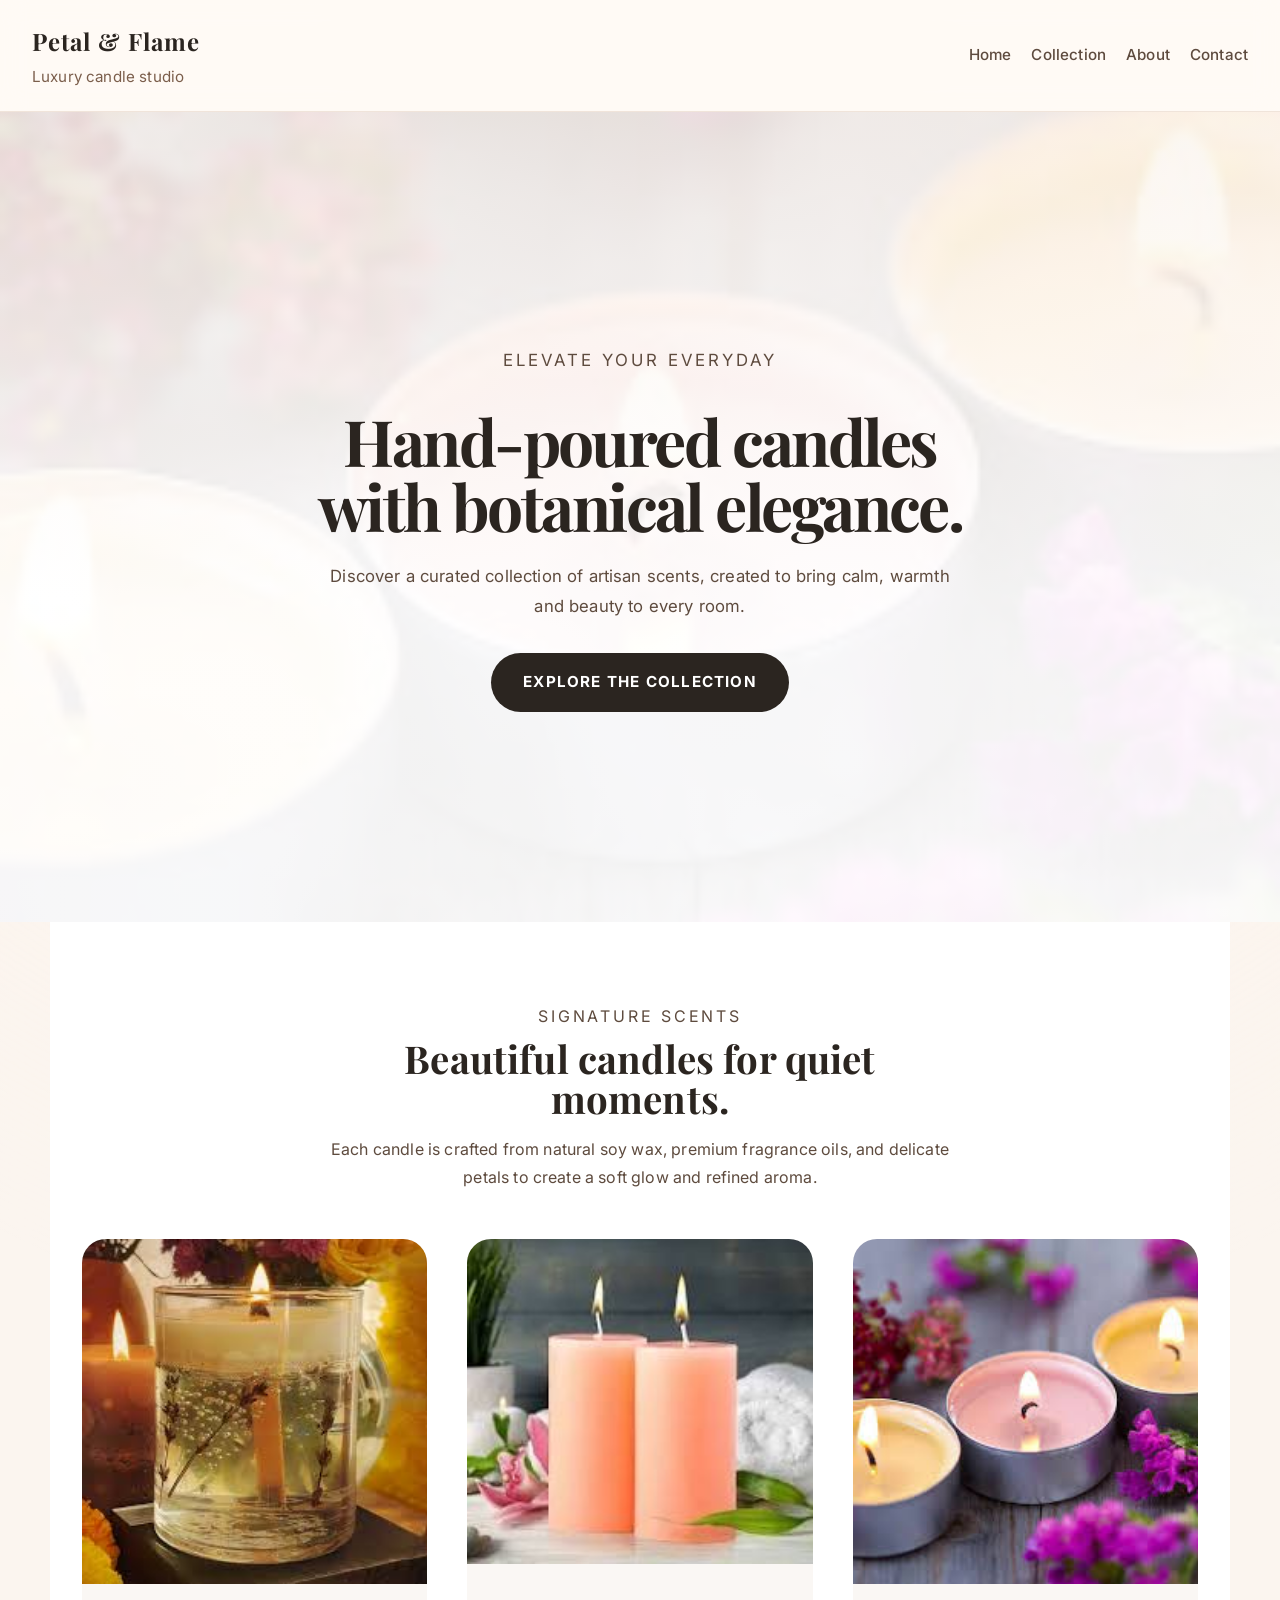
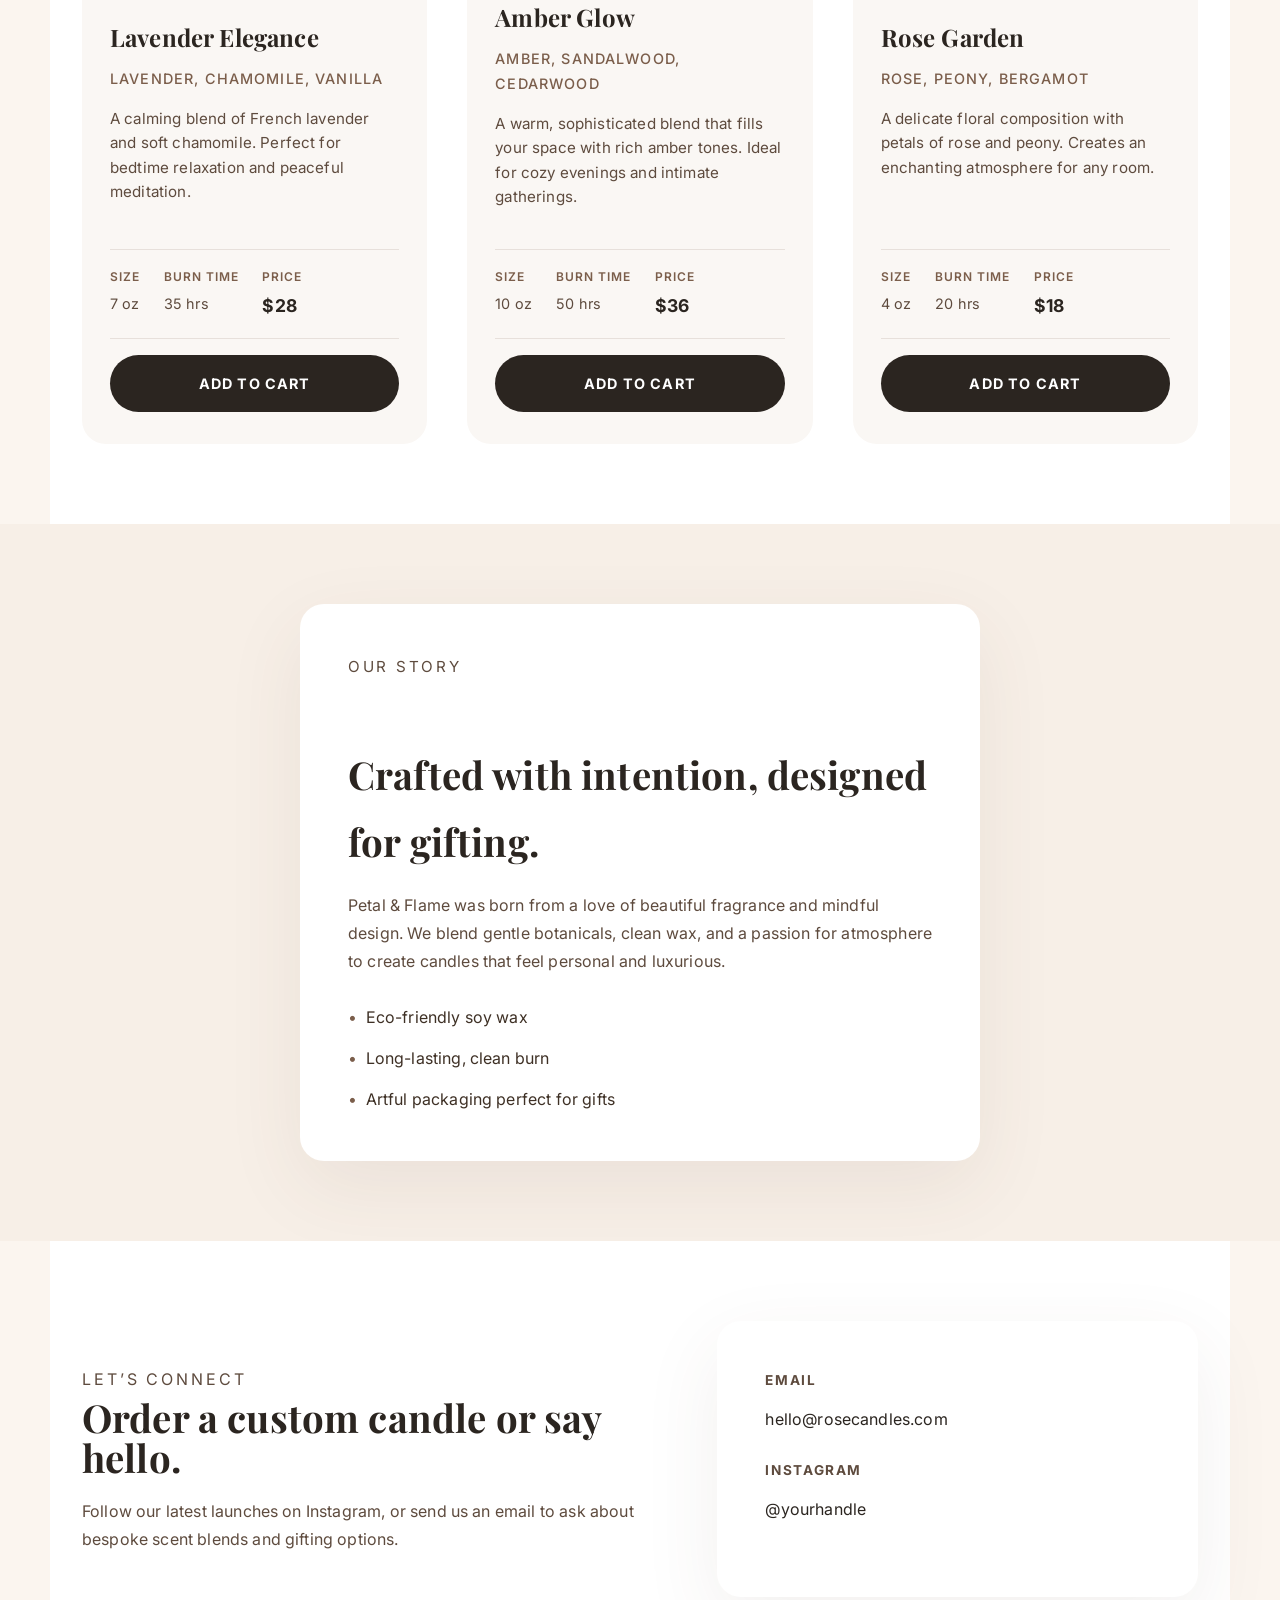
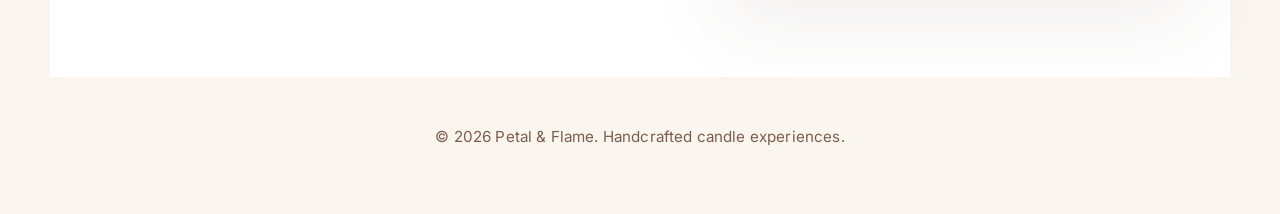
<file: index.html>
<!DOCTYPE html>
<html lang="en">
<head>
  <meta charset="UTF-8">
  <meta name="viewport" content="width=device-width, initial-scale=1.0">
  <title>Petal & Flame Candles</title>
  <link rel="preconnect" href="https://fonts.googleapis.com">
  <link rel="preconnect" href="https://fonts.gstatic.com" crossorigin>
  <link href="https://fonts.googleapis.com/css2?family=Inter:wght@400;500;600;700&family=Playfair+Display:wght@500;600;700&display=swap" rel="stylesheet">
  <link rel="stylesheet" href="style.css">
</head>
<body>
  <header>
    <div class="brand">
      <span class="mark">Petal &amp; Flame</span>
      <small>Luxury candle studio</small>
    </div>
    <nav>
      <a href="#hero">Home</a>
      <a href="#collection">Collection</a>
      <a href="#about">About</a>
      <a href="#contact">Contact</a>
    </nav>
  </header>

  <main>
    <section id="hero">
      <div class="hero-copy">
        <p class="eyebrow">Elevate your everyday</p>
        <h1>Hand-poured candles with botanical elegance.</h1>
        <p>Discover a curated collection of artisan scents, created to bring calm, warmth and beauty to every room.</p>
        <a href="#collection" class="button">Explore the collection</a>
      </div>
    </section>

    <section id="collection">
      <div class="collection-header">
        <p class="eyebrow">Signature Scents</p>
        <h2>Beautiful candles for quiet moments.</h2>
        <p>Each candle is crafted from natural soy wax, premium fragrance oils, and delicate petals to create a soft glow and refined aroma.</p>
      </div>
      <div class="product-grid">
        <div class="product-card">
          <div class="product-image">
            <img src="images/gel.jpeg" alt="Lavender Elegance candle" loading="lazy">
          </div>
          <div class="product-details">
            <h3>Lavender Elegance</h3>
            <p class="scent">Lavender, Chamomile, Vanilla</p>
            <p class="description">A calming blend of French lavender and soft chamomile. Perfect for bedtime relaxation and peaceful meditation.</p>
            <p class="product-info">
              <span class="size">7 oz</span>
              <span class="burn-time">35 hrs</span>
              <span class="price">$28</span>
            </p>
            <button class="add-btn">Add to Cart</button>
          </div>
        </div>

        <div class="product-card">
          <div class="product-image">
            <img src="images/pillar.jpeg" alt="Amber Glow candle" loading="lazy">
          </div>
          <div class="product-details">
            <h3>Amber Glow</h3>
            <p class="scent">Amber, Sandalwood, Cedarwood</p>
            <p class="description">A warm, sophisticated blend that fills your space with rich amber tones. Ideal for cozy evenings and intimate gatherings.</p>
            <p class="product-info">
              <span class="size">10 oz</span>
              <span class="burn-time">50 hrs</span>
              <span class="price">$36</span>
            </p>
            <button class="add-btn">Add to Cart</button>
          </div>
        </div>

        <div class="product-card">
          <div class="product-image">
            <img src="images/tealight.jpeg" alt="Rose Garden candle" loading="lazy">
          </div>
          <div class="product-details">
            <h3>Rose Garden</h3>
            <p class="scent">Rose, Peony, Bergamot</p>
            <p class="description">A delicate floral composition with petals of rose and peony. Creates an enchanting atmosphere for any room.</p>
            <p class="product-info">
              <span class="size">4 oz</span>
              <span class="burn-time">20 hrs</span>
              <span class="price">$18</span>
            </p>
            <button class="add-btn">Add to Cart</button>
          </div>
        </div>
      </div>
    </section>

    <section id="about" class="section-card background-soft">
      <div class="card">
        <p class="eyebrow">Our story</p>
        <h2>Crafted with intention, designed for gifting.</h2>
        <p>Petal &amp; Flame was born from a love of beautiful fragrance and mindful design. We blend gentle botanicals, clean wax, and a passion for atmosphere to create candles that feel personal and luxurious.</p>
        <ul>
          <li>Eco-friendly soy wax</li>
          <li>Long-lasting, clean burn</li>
          <li>Artful packaging perfect for gifts</li>
        </ul>
      </div>
    </section>

    <section id="contact" class="section-split contact-section">
      <div class="section-text">
        <p class="eyebrow">Let’s connect</p>
        <h2>Order a custom candle or say hello.</h2>
        <p>Follow our latest launches on Instagram, or send us an email to ask about bespoke scent blends and gifting options.</p>
      </div>
      <div class="contact-card">
        <p><strong>Email</strong></p>
        <a href="mailto:hello@rosecandles.com">hello@rosecandles.com</a>
        <p><strong>Instagram</strong></p>
        <a href="https://instagram.com/yourhandle" target="_blank" rel="noopener noreferrer">@yourhandle</a>
      </div>
    </section>
  </main>

  <footer>
    <p>© 2026 Petal &amp; Flame. Handcrafted candle experiences.</p>
  </footer>
</body>
</html>
</file>
<file: style.css>
/* Global styles */
:root {
  color-scheme: light;
  color: #2b2520;
  background: #faf4ef;
  font-family: 'Inter', Arial, sans-serif;
  font-size: 16px;
  line-height: 1.75;
  letter-spacing: 0.01em;
}

* {
  box-sizing: border-box;
}

html {
  scroll-behavior: smooth;
}

body {
  margin: 0;
  min-height: 100vh;
  background: radial-gradient(circle at top, rgba(255, 243, 235, 0.8), transparent 40%), #fbf5ef;
  color: #2b2520;
}

img {
  max-width: 100%;
  display: block;
}

a {
  color: inherit;
  text-decoration: none;
}

a:hover {
  color: #7b5e4b;
}

button,
.button {
  display: inline-flex;
  align-items: center;
  justify-content: center;
  font: inherit;
  border: none;
  cursor: pointer;
}

/* Header */
header {
  position: sticky;
  top: 0;
  z-index: 20;
  display: flex;
  justify-content: space-between;
  align-items: center;
  gap: 1.5rem;
  padding: 1.25rem 2rem;
  background: rgba(255, 250, 246, 0.95);
  backdrop-filter: blur(12px);
  border-bottom: 1px solid rgba(211, 187, 166, 0.35);
}

.brand {
  display: flex;
  flex-direction: column;
  gap: 0.15rem;
}

.brand .mark {
  font-family: 'Playfair Display', serif;
  font-size: 1.5rem;
  font-weight: 700;
  letter-spacing: 0.04em;
}

.brand small {
  color: #7b5e4b;
  font-size: 0.95rem;
}

nav {
  display: flex;
  flex-wrap: wrap;
  gap: 1.25rem;
}

nav a {
  color: #5e4b3e;
  font-size: 0.95rem;
  font-weight: 500;
}

nav a:hover {
  color: #2b2520;
}

/* Hero */
#hero {
  min-height: calc(100vh - 90px);
  background: linear-gradient(180deg, rgba(251, 245, 239, 0.88) 0%, rgba(255, 255, 255, 0.95) 60%), url('images/tealight.jpeg') center/cover no-repeat;
  display: grid;
  place-items: center;
  padding: 5rem 1.5rem;
}

.hero-copy {
  max-width: 720px;
  text-align: center;
}

.eyebrow {
  margin: 0 auto 1rem;
  display: inline-block;
  color: #7b5e4b;
  font-size: 0.95rem;
  letter-spacing: 0.18em;
  text-transform: uppercase;
}

#hero h1 {
  margin: 0;
  font-family: 'Playfair Display', serif;
  font-size: clamp(3rem, 5vw, 4.6rem);
  line-height: 1.02;
  letter-spacing: -0.04em;
  color: #2b2520;
}

#hero p {
  margin: 1.5rem auto 2rem;
  max-width: 640px;
  font-size: 1.05rem;
  color: #5e4b3e;
}

.button {
  padding: 1rem 2rem;
  border-radius: 999px;
  background: #2b2520;
  color: #fff;
  text-transform: uppercase;
  font-size: 0.95rem;
  font-weight: 700;
  letter-spacing: 0.08em;
  transition: transform 0.25s ease, background 0.25s ease;
}

.button:hover {
  background: #7b5e4b;
  transform: translateY(-1px);
}

/* Sections */
main {
  overflow: hidden;
}

.section-split,
.contact-section {
  display: grid;
  grid-template-columns: 1.1fr 0.9fr;
  align-items: center;
  gap: 3rem;
  max-width: 1180px;
  margin: 0 auto;
  padding: 5rem 2rem;
}

.section-split {
  background: #fff;
}

.section-text {
  max-width: 560px;
}

.section-text h2 {
  margin: 0.25rem 0 1.25rem;
  font-family: 'Playfair Display', serif;
  font-size: clamp(2.25rem, 3vw, 3.5rem);
  line-height: 1.05;
  color: #2b2520;
}

.section-text p {
  margin: 0;
  color: #5e4b3e;
  font-size: 1rem;
}

.gallery-grid {
  display: grid;
  grid-template-columns: repeat(2, minmax(0, 1fr));
  gap: 1rem;
}

.gallery-grid img {
  width: 100%;
  height: 100%;
  object-fit: cover;
  border-radius: 1rem;
  box-shadow: 0 22px 60px rgba(44, 29, 17, 0.12);
  min-height: 300px;
}

.gallery-grid img:first-child {
  grid-column: span 2;
  min-height: 420px;
}

/* Collection Catalog */
#collection {
  background: #fff;
  padding: 5rem 2rem;
  max-width: 1180px;
  margin: 0 auto;
}

.collection-header {
  max-width: 640px;
  margin: 0 auto 3rem;
  text-align: center;
}

.collection-header h2 {
  margin: 0.5rem 0 1rem;
  font-family: 'Playfair Display', serif;
  font-size: clamp(2.25rem, 3vw, 3.5rem);
  line-height: 1.05;
  color: #2b2520;
}

.collection-header p {
  margin: 0;
  color: #5e4b3e;
  font-size: 1rem;
}

.product-grid {
  display: grid;
  grid-template-columns: repeat(auto-fit, minmax(320px, 1fr));
  gap: 2.5rem;
  margin-top: 3rem;
}

.product-card {
  display: flex;
  flex-direction: column;
  background: #faf7f4;
  border-radius: 1.5rem;
  overflow: hidden;
  transition: transform 0.3s ease, box-shadow 0.3s ease;
}

.product-card:hover {
  transform: translateY(-8px);
  box-shadow: 0 26px 80px rgba(84, 62, 45, 0.15);
}

.product-image {
  width: 100%;
  min-height: 300px;
  overflow: hidden;
  background: #e8dfd7;
  flex-shrink: 0;
}

.product-image img {
  width: 100%;
  height: 100%;
  object-fit: cover;
  transition: transform 0.3s ease;
}

.product-card:hover .product-image img {
  transform: scale(1.05);
}

.product-details {
  padding: 2rem 1.75rem;
  flex: 1;
  display: flex;
  flex-direction: column;
}

.product-details h3 {
  margin: 0 0 0.5rem;
  font-family: 'Playfair Display', serif;
  font-size: 1.5rem;
  color: #2b2520;
}

.product-details .scent {
  margin: 0 0 1rem;
  color: #7b5e4b;
  font-size: 0.9rem;
  font-weight: 500;
  text-transform: uppercase;
  letter-spacing: 0.08em;
}

.product-details .description {
  margin: 0 0 1.5rem;
  color: #5e4b3e;
  font-size: 0.95rem;
  line-height: 1.6;
  flex: 1;
}

.product-info {
  display: flex;
  gap: 1.5rem;
  margin: 1rem 0;
  padding: 1rem 0;
  border-top: 1px solid rgba(123, 94, 75, 0.15);
  border-bottom: 1px solid rgba(123, 94, 75, 0.15);
  font-size: 0.9rem;
}

.product-info span {
  display: flex;
  flex-direction: column;
  color: #5e4b3e;
}

.product-info span::before {
  font-size: 0.75rem;
  color: #7b5e4b;
  text-transform: uppercase;
  letter-spacing: 0.08em;
  margin-bottom: 0.25rem;
  font-weight: 600;
}

.product-info .size::before {
  content: 'Size';
}

.product-info .burn-time::before {
  content: 'Burn Time';
}

.product-info .price::before {
  content: 'Price';
}

.product-info .price {
  color: #2b2520;
  font-weight: 700;
  font-size: 1.1rem;
}

.add-btn {
  padding: 1rem;
  margin-top: auto;
  border-radius: 999px;
  background: #2b2520;
  color: #fff;
  text-transform: uppercase;
  font-size: 0.9rem;
  font-weight: 700;
  letter-spacing: 0.08em;
  transition: background 0.25s ease, transform 0.25s ease;
}

.add-btn:hover {
  background: #7b5e4b;
  transform: translateY(-2px);
}

.background-soft {
  background: #f7efe7;
}

.section-card {
  padding: 5rem 2rem;
}

.card {
  max-width: 680px;
  margin: 0 auto;
  padding: 3rem;
  background: #fff;
  border-radius: 1.5rem;
  box-shadow: 0 26px 80px rgba(84, 62, 45, 0.08);
}

.card h2 {
  margin-bottom: 1rem;
  font-family: 'Playfair Display', serif;
  font-size: clamp(2.2rem, 3vw, 3rem);
}

.card p {
  margin: 0 0 1.75rem;
  color: #5e4b3e;
}

.card ul {
  margin: 0;
  padding: 0;
  list-style: none;
  display: grid;
  gap: 0.8rem;
}

.card li {
  padding-left: 1.1rem;
  position: relative;
  color: #3e3025;
}

.card li::before {
  content: '•';
  position: absolute;
  left: 0;
  color: #7b5e4b;
}

.contact-card {
  padding: 3rem;
  border-radius: 1.5rem;
  background: #fff;
  box-shadow: 0 26px 80px rgba(84, 62, 45, 0.08);
}

.contact-card p {
  margin: 0 0 0.8rem;
  color: #5e4b3e;
  text-transform: uppercase;
  font-size: 0.85rem;
  letter-spacing: 0.12em;
}

.contact-card a {
  display: block;
  margin-bottom: 1.6rem;
  font-size: 1rem;
  color: #2b2520;
  word-break: break-word;
}

footer {
  padding: 2rem 2rem 3rem;
  text-align: center;
  color: #7b5e4b;
  font-size: 0.95rem;
}

/* Responsive */
@media (max-width: 960px) {
  header,
  .section-split,
  .contact-section,
  .section-card,
  #collection {
    padding-left: 1.5rem;
    padding-right: 1.5rem;
  }

  .section-split,
  .contact-section {
    grid-template-columns: 1fr;
  }

  .gallery-grid img:first-child {
    grid-column: span 1;
    min-height: 320px;
  }

  .product-grid {
    grid-template-columns: 1fr;
    gap: 2rem;
  }

  .product-card {
    flex-direction: column;
  }

  .product-image {
    width: 100%;
    min-height: 250px;
  }
}

@media (max-width: 700px) {
  header {
    flex-direction: column;
    align-items: flex-start;
  }

  nav {
    width: 100%;
    justify-content: space-between;
    gap: 0.75rem;
  }

  #hero {
    padding: 4rem 1.25rem;
  }

  .hero-copy {
    text-align: left;
  }

  .section-text h2,
  .card h2,
  .collection-header h2 {
    font-size: 2.2rem;
  }

  #collection {
    padding: 3rem 1.25rem;
  }

  .collection-header {
    margin-bottom: 2rem;
  }

  .product-grid {
    grid-template-columns: 1fr;
    gap: 1.5rem;
  }

  .product-card {
    flex-direction: column;
  }

  .product-image {
    width: 100%;
    min-height: 220px;
  }

  .product-details {
    padding: 1.5rem;
  }
}
</file>
